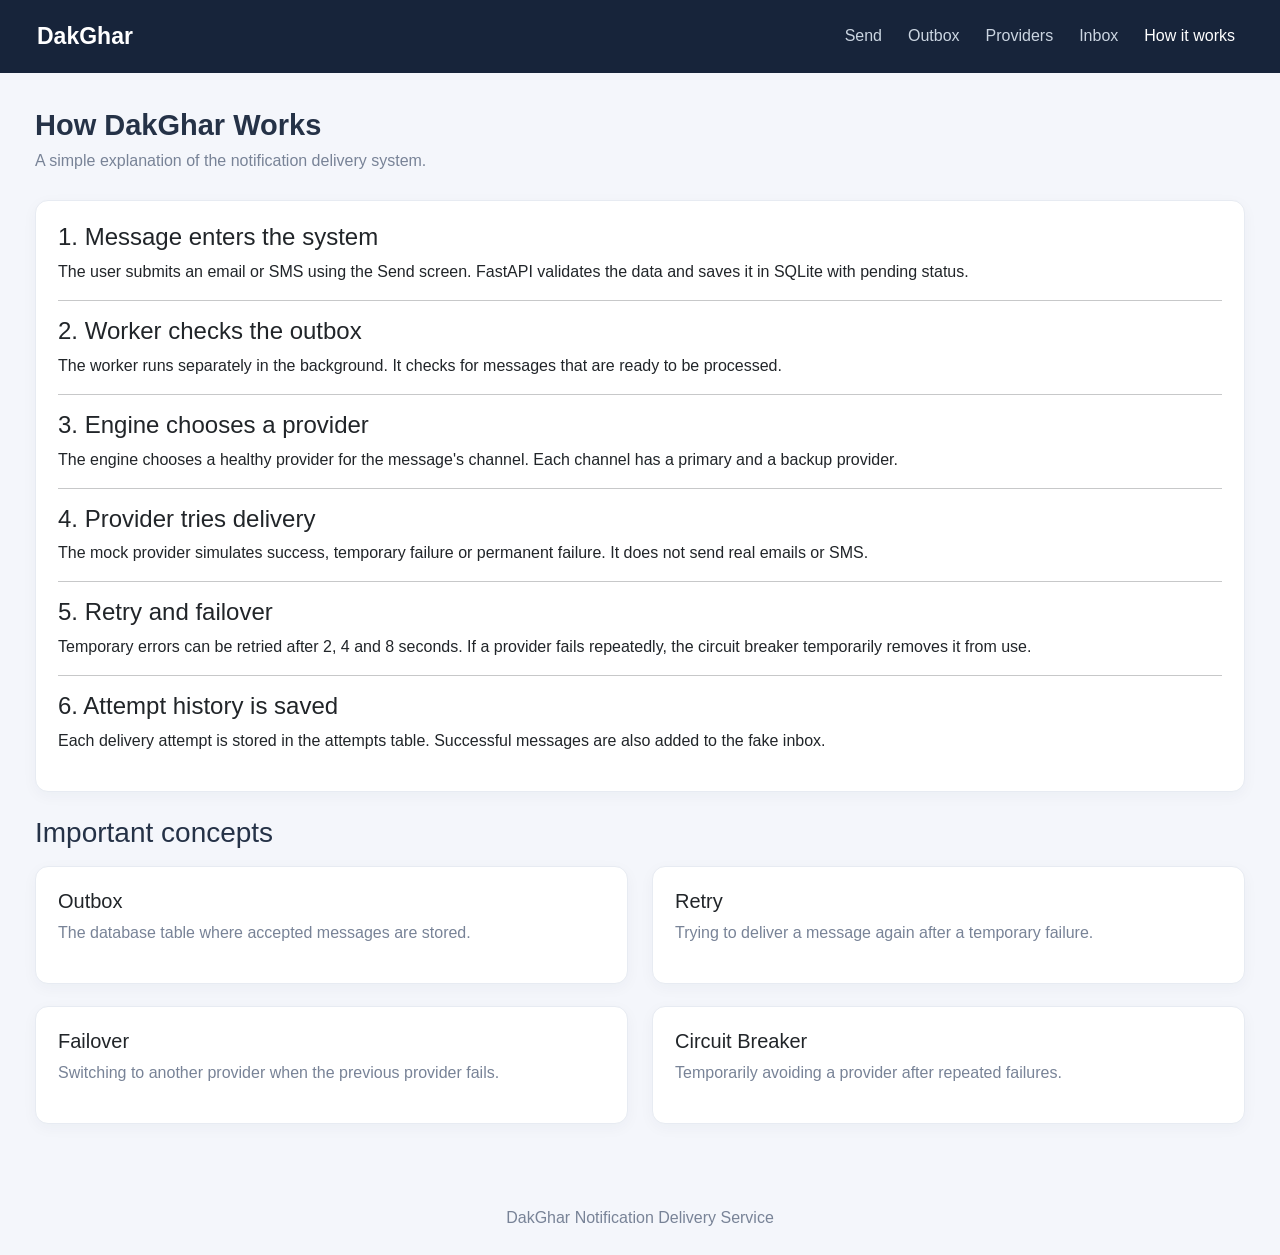
<file: static/about.html>
<!DOCTYPE html>
<html lang="en">
<head>
    <meta charset="UTF-8">
    <meta name="viewport" content="width=device-width, initial-scale=1.0">
    <title>How DakGhar Works</title>

    <link href="https://cdn.jsdelivr.net/npm/bootstrap@5.3.3/dist/css/bootstrap.min.css" rel="stylesheet">
    <link href="/static/css/styles.css" rel="stylesheet">
</head>
<body>

<nav class="navbar navbar-expand-lg">
    <div class="container-fluid">
        <a class="navbar-brand" href="/static/send.html">DakGhar</a>
        <div class="navbar-nav ms-auto">
            <a class="nav-link" href="/static/send.html">Send</a>
            <a class="nav-link" href="/static/outbox.html">Outbox</a>
            <a class="nav-link" href="/static/providers.html">Providers</a>
            <a class="nav-link" href="/static/inbox.html">Inbox</a>
            <a class="nav-link active" href="/static/about.html">How it works</a>
        </div>
    </div>
</nav>

<div class="page-container">

    <h1 class="page-title">How DakGhar Works</h1>

    <p class="page-description">
        A simple explanation of the notification delivery system.
    </p>

    <div class="card">
        <div class="card-body">

            <h4>1. Message enters the system</h4>
            <p>
                The user submits an email or SMS using the Send screen.
                FastAPI validates the data and saves it in SQLite
                with pending status.
            </p>

            <hr>

            <h4>2. Worker checks the outbox</h4>
            <p>
                The worker runs separately in the background.
                It checks for messages that are ready to be processed.
            </p>

            <hr>

            <h4>3. Engine chooses a provider</h4>
            <p>
                The engine chooses a healthy provider for the message's
                channel. Each channel has a primary and a backup provider.
            </p>

            <hr>

            <h4>4. Provider tries delivery</h4>
            <p>
                The mock provider simulates success, temporary failure
                or permanent failure. It does not send real emails or SMS.
            </p>

            <hr>

            <h4>5. Retry and failover</h4>
            <p>
                Temporary errors can be retried after 2, 4 and 8 seconds.
                If a provider fails repeatedly, the circuit breaker
                temporarily removes it from use.
            </p>

            <hr>

            <h4>6. Attempt history is saved</h4>
            <p>
                Each delivery attempt is stored in the attempts table.
                Successful messages are also added to the fake inbox.
            </p>

        </div>
    </div>

    <h3 class="mt-4 mb-3">Important concepts</h3>

    <div class="row">

        <div class="col-md-6">
            <div class="card">
                <div class="card-body">
                    <h5>Outbox</h5>
                    <p class="muted">
                        The database table where accepted messages are stored.
                    </p>
                </div>
            </div>
        </div>

        <div class="col-md-6">
            <div class="card">
                <div class="card-body">
                    <h5>Retry</h5>
                    <p class="muted">
                        Trying to deliver a message again after a temporary failure.
                    </p>
                </div>
            </div>
        </div>

        <div class="col-md-6">
            <div class="card">
                <div class="card-body">
                    <h5>Failover</h5>
                    <p class="muted">
                        Switching to another provider when the previous provider fails.
                    </p>
                </div>
            </div>
        </div>

        <div class="col-md-6">
            <div class="card">
                <div class="card-body">
                    <h5>Circuit Breaker</h5>
                    <p class="muted">
                        Temporarily avoiding a provider after repeated failures.
                    </p>
                </div>
            </div>
        </div>

    </div>

</div>

<footer class="page-footer">DakGhar Notification Delivery Service</footer>

</body>
</html>
</file>
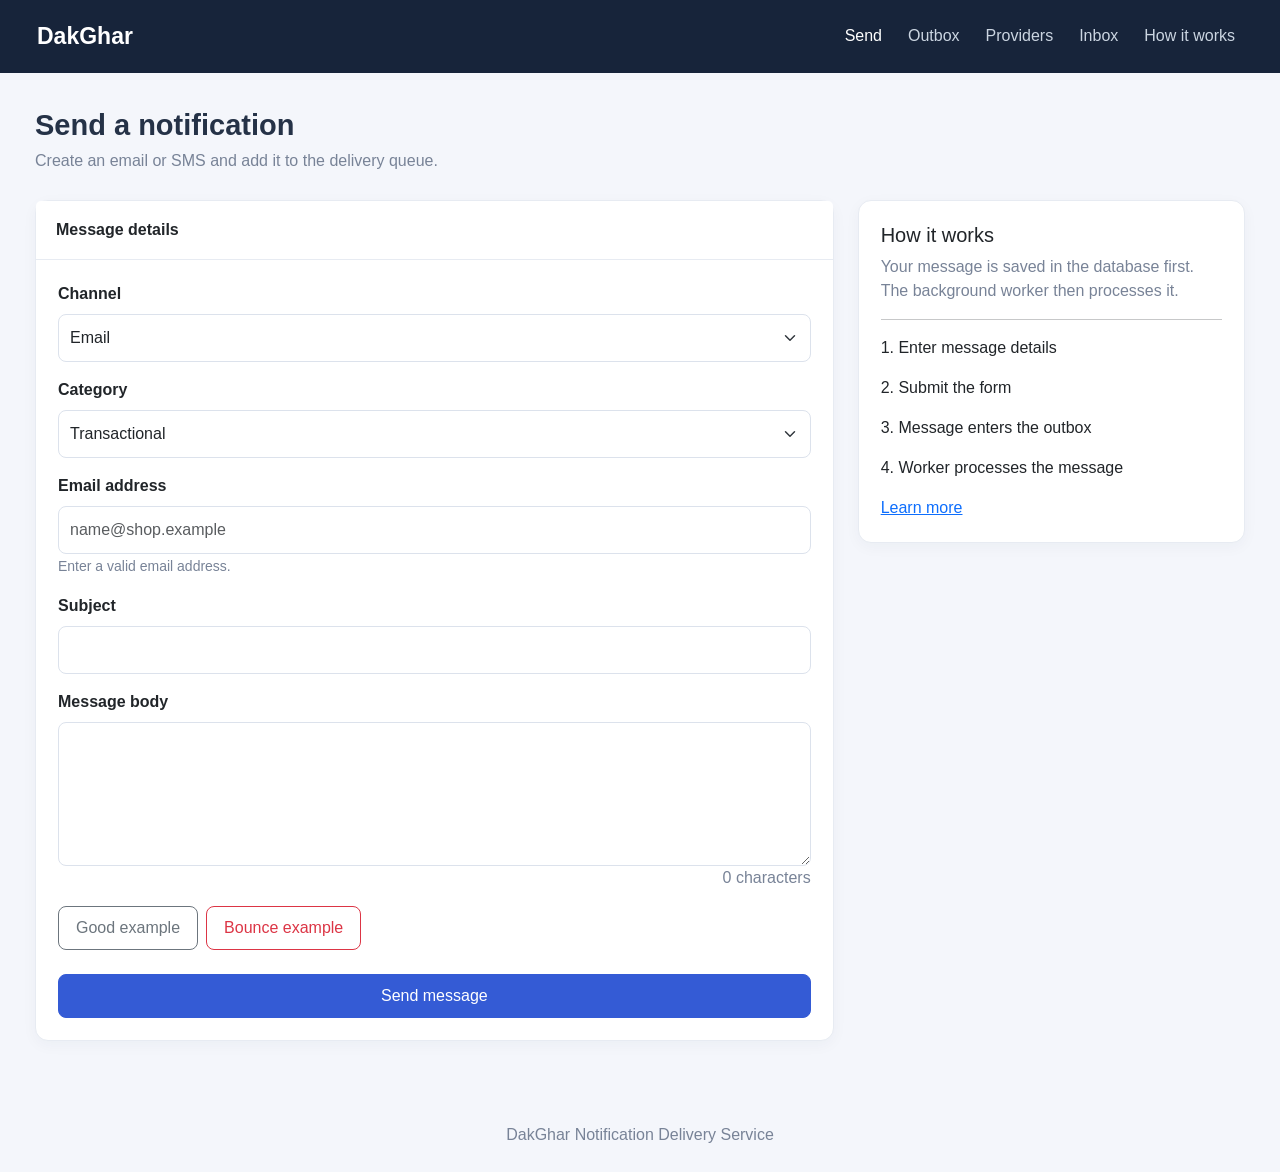
<file: static/send.html>
<!DOCTYPE html>
<html lang="en">
<head>
    <meta charset="UTF-8">
    <meta name="viewport" content="width=device-width, initial-scale=1.0">
    <title>Send Message | DakGhar</title>

    <link href="https://cdn.jsdelivr.net/npm/bootstrap@5.3.3/dist/css/bootstrap.min.css" rel="stylesheet">
    <link href="/static/css/styles.css" rel="stylesheet">
</head>
<body>

<nav class="navbar navbar-expand-lg">
    <div class="container-fluid">
        <a class="navbar-brand" href="/static/send.html">DakGhar</a>
        <button class="navbar-toggler bg-light" type="button"
            data-bs-toggle="collapse" data-bs-target="#navMenu">
            <span class="navbar-toggler-icon"></span>
        </button>

        <div class="collapse navbar-collapse" id="navMenu">
            <div class="navbar-nav ms-auto">
                <a class="nav-link active" href="/static/send.html">Send</a>
                <a class="nav-link" href="/static/outbox.html">Outbox</a>
                <a class="nav-link" href="/static/providers.html">Providers</a>
                <a class="nav-link" href="/static/inbox.html">Inbox</a>
                <a class="nav-link" href="/static/about.html">How it works</a>
            </div>
        </div>
    </div>
</nav>

<div class="page-container">

    <h1 class="page-title">Send a notification</h1>
    <p class="page-description">
        Create an email or SMS and add it to the delivery queue.
    </p>

    <div id="message-area"></div>

    <div class="row">
        <div class="col-lg-8">

            <div class="card">
                <div class="card-header">Message details</div>

                <div class="card-body">

                    <form id="send-form">

                        <div class="mb-3">
                            <label class="form-label">Channel</label>
                            <select class="form-select" id="channel">
                                <option value="email">Email</option>
                                <option value="sms">SMS</option>
                            </select>
                        </div>

                        <div class="mb-3">
                            <label class="form-label">Category</label>
                            <select class="form-select" id="category">
                                <option value="transactional">Transactional</option>
                                <option value="marketing">Marketing</option>
                            </select>
                        </div>

                        <div class="mb-3">
                            <label class="form-label" id="recipient-label">
                                Email address
                            </label>
                            <input type="text" class="form-control"
                                id="recipient" required
                                placeholder="name@shop.example">
                            <small id="recipient-help" class="muted">
                                Enter a valid email address.
                            </small>
                        </div>

                        <div class="mb-3" id="subject-area">
                            <label class="form-label">Subject</label>
                            <input type="text" class="form-control"
                                id="subject" maxlength="150">
                        </div>

                        <div class="mb-3">
                            <label class="form-label">Message body</label>
                            <textarea class="form-control" id="body"
                                rows="5" required maxlength="2000"></textarea>
                            <div class="text-end muted">
                                <span id="character-count">0</span> characters
                            </div>
                        </div>

                        <div class="d-flex gap-2 flex-wrap mb-4">
                            <button type="button" class="btn btn-outline-secondary"
                                id="good-example">
                                Good example
                            </button>

                            <button type="button" class="btn btn-outline-danger"
                                id="bounce-example">
                                Bounce example
                            </button>
                        </div>

                        <button type="submit" class="btn btn-primary w-100"
                            id="send-button">
                            Send message
                        </button>

                    </form>
                </div>
            </div>
        </div>

        <div class="col-lg-4">
            <div class="card">
                <div class="card-body">
                    <h5>How it works</h5>
                    <p class="muted">
                        Your message is saved in the database first.
                        The background worker then processes it.
                    </p>
                    <hr>
                    <p>1. Enter message details</p>
                    <p>2. Submit the form</p>
                    <p>3. Message enters the outbox</p>
                    <p>4. Worker processes the message</p>
                    <a href="/static/about.html">Learn more</a>
                </div>
            </div>
        </div>
    </div>
</div>

<footer class="page-footer">
    DakGhar Notification Delivery Service
</footer>

<script src="https://cdn.jsdelivr.net/npm/bootstrap@5.3.3/dist/js/bootstrap.bundle.min.js"></script>
<script src="/static/js/api.js"></script>
<script src="/static/js/send.js"></script>

</body>
</html>
</file>
<file: static/css/styles.css>
:root {
    --dark: #17243a;
    --primary: #345bd5;
    --background: #f4f6fb;
    --text: #253247;
    --muted: #788397;
    --border: #e7ebf2;
}

* {
    box-sizing: border-box;
}

body {
    margin: 0;
    background: var(--background);
    color: var(--text);
    font-family: Arial, sans-serif;
}

.navbar {
    background: var(--dark);
    padding: 14px 25px;
}

.navbar-brand {
    color: white !important;
    font-size: 23px;
    font-weight: bold;
}

.nav-link {
    color: #cbd5e1 !important;
    margin-left: 10px;
}

.nav-link:hover,
.nav-link.active {
    color: white !important;
}

.page-container {
    max-width: 1250px;
    margin: 35px auto;
    padding: 0 20px;
}

.page-title {
    font-size: 29px;
    font-weight: bold;
    margin-bottom: 7px;
}

.page-description {
    color: var(--muted);
    margin-bottom: 27px;
}

.card,
.count-card {
    border: 1px solid var(--border);
    border-radius: 13px;
    background: white;
    box-shadow: 0 4px 15px rgba(25, 40, 70, 0.04);
}

.card {
    margin-bottom: 22px;
}

.card-header {
    background: white;
    border-bottom: 1px solid var(--border);
    padding: 17px 20px;
    font-weight: bold;
}

.card-body {
    padding: 22px;
}

.count-card {
    padding: 22px;
    margin-bottom: 15px;
}

.count-card h6 {
    color: var(--muted);
    font-size: 14px;
}

.count-card h2 {
    font-size: 30px;
    font-weight: bold;
    margin: 8px 0 0;
}

.form-label {
    font-weight: 600;
}

.form-control,
.form-select {
    padding: 11px;
    border-radius: 8px;
    border-color: #dce2ec;
}

.form-control:focus,
.form-select:focus {
    border-color: var(--primary);
    box-shadow: 0 0 0 3px rgba(52, 91, 213, 0.1);
}

.btn {
    border-radius: 8px;
    padding: 9px 17px;
}

.btn-primary {
    background: var(--primary);
    border-color: var(--primary);
}

.btn-primary:hover {
    background: #2448b5;
}


.status-badge {
    display: inline-block;
    padding: 6px 11px;
    border-radius: 20px;
    font-size: 11px;
    font-weight: bold;
    text-transform: uppercase;
}

.status-pending {
    background: #fff2cc;
    color: #946200;
}

.status-sending {
    background: #dceeff;
    color: #1765a8;
}

.status-sent {
    background: #d9f7e5;
    color: #167344;
}

.status-failed {
    background: #ffe1e1;
    color: #b42323;
}

.table th {
    color: var(--muted);
    font-size: 13px;
    white-space: nowrap;
    background: #f8f9fc;
}

.table td {
    font-size: 14px;
    vertical-align: middle;
}

.table tbody tr:hover {
    background: #f7f9fd;
}

.provider-card {
    border-left: 4px solid var(--primary);
}

.provider-name {
    font-size: 19px;
    font-weight: bold;
}

.timeline {
    border-left: 3px solid #dce4f1;
    padding-left: 22px;
    margin-left: 10px;
}

.timeline-item {
    margin-bottom: 25px;
    position: relative;
}

.timeline-item::before {
    content: "";
    position: absolute;
    left: -30px;
    top: 5px;
    height: 13px;
    width: 13px;
    border-radius: 50%;
    background: var(--primary);
}

.muted {
    color: var(--muted);
}

.empty-state {
    text-align: center;
    padding: 45px 15px;
    color: var(--muted);
}

.page-footer {
    text-align: center;
    color: var(--muted);
    padding: 25px;
    margin-top: 35px;
}

@media (max-width: 768px) {
    .page-container {
        margin-top: 22px;
        padding: 0 12px;
    }

    .page-title {
        font-size: 24px;
    }

    .count-card {
        margin-bottom: 12px;
    }

    .table-responsive {
        font-size: 12px;
    }

    .navbar {
        padding: 12px;
    }
}
</file>
